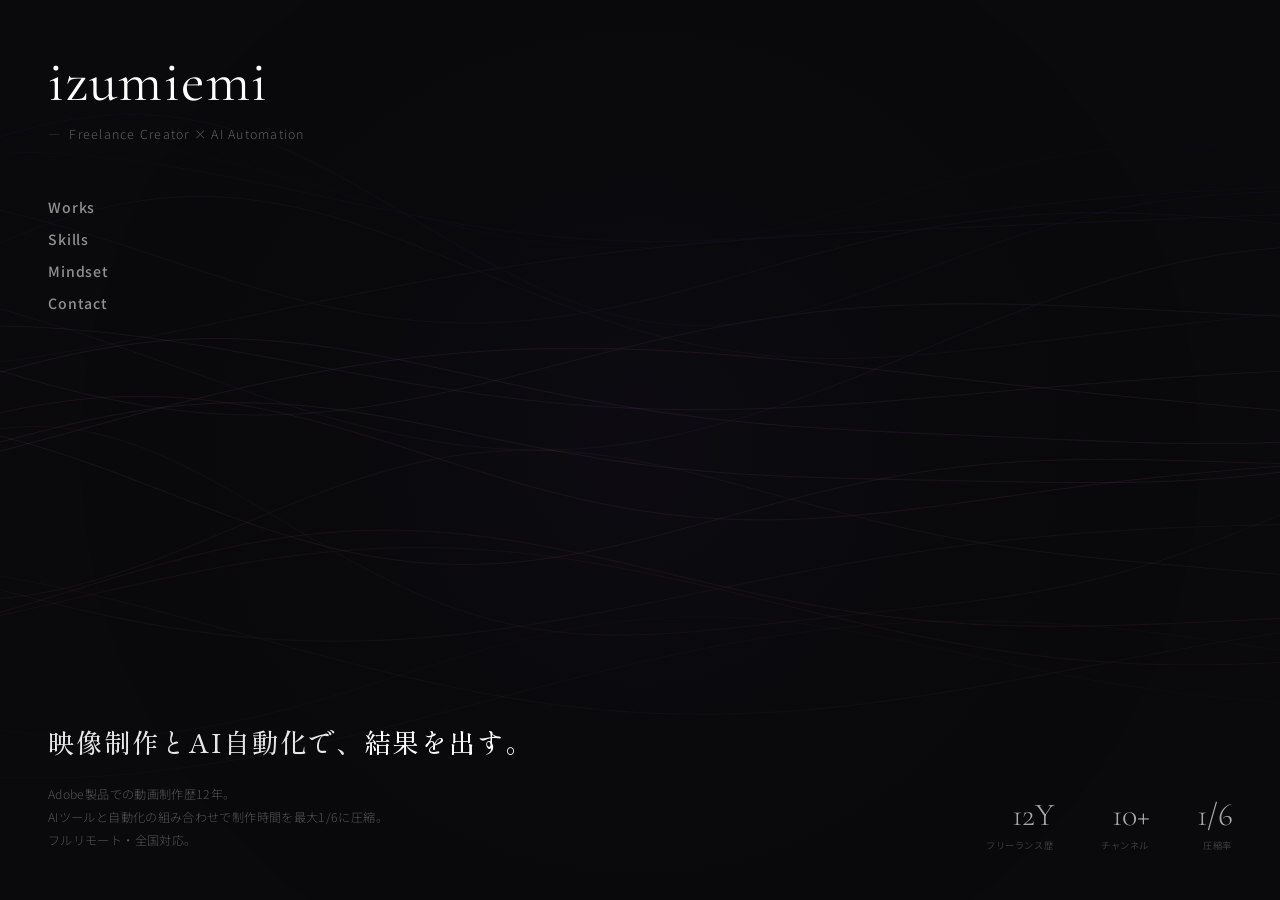
<file: index.html>
<!DOCTYPE html>
<html lang="ja">
<head>
  <meta charset="UTF-8">
  <meta name="viewport" content="width=device-width, initial-scale=1.0">
  <title>izumiemi | 映像制作 × AI自動化 フリーランス</title>
  <meta name="description" content="映像制作とAI自動化で、結果を出す。Adobe製品での動画制作歴12年。AIツールと自動化で制作時間を最大1/6に圧縮。フルリモート・全国対応のフリーランスクリエイター。">
  <link rel="preconnect" href="https://fonts.googleapis.com">
  <link rel="preconnect" href="https://fonts.gstatic.com" crossorigin>
  <link href="https://fonts.googleapis.com/css2?family=Cormorant+Garamond:ital,wght@0,300;0,400;0,500;1,400&family=Noto+Sans+JP:wght@300;400;500;600&family=Shippori+Mincho:wght@400;500;600&display=swap" rel="stylesheet">
  <style>
    *, *::before, *::after { margin: 0; padding: 0; box-sizing: border-box; }
    :root {
      --font-display: "Cormorant Garamond", serif;
      --font-mincho: "Shippori Mincho", serif;
      --font-body: "Noto Sans JP", sans-serif;
    }
    html, body { width: 100%; height: 100%; overflow: hidden; }
    body {
      background: #0a0a0c;
      color: #e8e8e8;
      font-family: var(--font-body);
      -webkit-font-smoothing: antialiased;
    }
    #bg-canvas {
      position: fixed;
      top: 0; left: 0;
      width: 100%; height: 100%;
      z-index: 0;
    }
    .home-overlay {
      position: relative;
      z-index: 1;
      width: 100%; height: 100vh;
      display: flex;
      flex-direction: column;
      justify-content: space-between;
      padding: clamp(28px, 4vw, 48px);
    }

    /* Top */
    .home-identity {
      opacity: 0;
      animation: fadeUp 1s ease 0.3s forwards;
    }
    .home-name {
      font-family: var(--font-display);
      font-size: clamp(2rem, 4.5vw, 3.6rem);
      font-weight: 400;
      letter-spacing: 0.02em;
      line-height: 1.2;
      color: #fff;
    }
    .home-tagline {
      font-size: 0.78rem;
      letter-spacing: 0.1em;
      color: rgba(255,255,255,0.35);
      margin-top: 8px;
      font-weight: 300;
    }
    .home-tagline span {
      margin-right: 4px;
      color: rgba(255,255,255,0.2);
    }

    /* Nav */
    .home-nav {
      margin-top: clamp(40px, 6vh, 80px);
      display: flex;
      flex-direction: column;
      gap: 12px;
      opacity: 0;
      animation: fadeUp 1s ease 0.6s forwards;
    }
    .home-nav a {
      font-size: 0.88rem;
      font-weight: 500;
      color: rgba(255,255,255,0.55);
      text-decoration: none;
      letter-spacing: 0.06em;
      transition: color 0.3s, transform 0.3s;
      display: inline-block;
      width: fit-content;
    }
    .home-nav a:hover {
      color: #fff;
      transform: translateX(6px);
    }

    /* Bottom */
    .home-bottom {
      display: flex;
      justify-content: space-between;
      align-items: flex-end;
      opacity: 0;
      animation: fadeUp 1s ease 0.9s forwards;
    }
    .home-headline { max-width: 620px; }
    .home-headline__main {
      font-family: var(--font-mincho);
      font-size: clamp(1.2rem, 2.8vw, 1.65rem);
      font-weight: 500;
      line-height: 1.9;
      letter-spacing: 0.08em;
      color: rgba(255,255,255,0.9);
    }
    .home-headline__main em {
      font-style: normal;
      color: #fff;
    }
    .home-headline__sub {
      font-size: 0.76rem;
      color: rgba(255,255,255,0.3);
      margin-top: 16px;
      line-height: 1.9;
      letter-spacing: 0.03em;
      font-weight: 300;
    }

    /* Numbers */
    .home-numbers {
      display: flex;
      gap: clamp(24px, 4vw, 48px);
      align-items: flex-end;
    }
    .home-numbers__item { text-align: right; }
    .home-numbers__value {
      font-family: var(--font-display);
      font-size: clamp(1.4rem, 2.5vw, 2rem);
      font-weight: 300;
      color: rgba(255,255,255,0.65);
      line-height: 1.2;
      letter-spacing: -0.02em;
    }
    .home-numbers__label {
      font-size: 0.58rem;
      color: rgba(255,255,255,0.2);
      letter-spacing: 0.06em;
      margin-top: 4px;
      display: block;
      white-space: nowrap;
    }

    @keyframes fadeUp {
      from { opacity: 0; transform: translateY(16px); }
      to { opacity: 1; transform: translateY(0); }
    }

    @media (max-width: 768px) {
      .home-bottom {
        flex-direction: column;
        gap: 36px;
        align-items: flex-start;
      }
      .home-numbers { align-items: flex-start; gap: 20px; }
      .home-numbers__item { text-align: left; }
    }
    @media (max-width: 480px) {
      .home-nav { gap: 10px; }
      .home-nav a { font-size: 0.84rem; }
    }
  </style>
</head>
<body>

  <canvas id="bg-canvas"></canvas>

  <div class="home-overlay">
    <div>
      <div class="home-identity">
        <h1 class="home-name">izumiemi</h1>
        <p class="home-tagline"><span>—</span> Freelance Creator × AI Automation</p>
      </div>
      <nav class="home-nav">
        <a href="works.html">Works</a>
        <a href="skills.html">Skills</a>
        <a href="mindset.html">Mindset</a>
        <a href="contact.html">Contact</a>
      </nav>
    </div>

    <div class="home-bottom">
      <div class="home-headline">
        <p class="home-headline__main">映像制作とAI自動化で、<em>結果を出す。</em></p>
        <p class="home-headline__sub">
          Adobe製品での動画制作歴12年。<br>
          AIツールと自動化の組み合わせで制作時間を最大1/6に圧縮。<br>
          フルリモート・全国対応。
        </p>
      </div>
      <div class="home-numbers">
        <div class="home-numbers__item">
          <span class="home-numbers__value">12Y</span>
          <span class="home-numbers__label">フリーランス歴</span>
        </div>
        <div class="home-numbers__item">
          <span class="home-numbers__value">10+</span>
          <span class="home-numbers__label">チャンネル</span>
        </div>
        <div class="home-numbers__item">
          <span class="home-numbers__value">1/6</span>
          <span class="home-numbers__label">圧縮率</span>
        </div>
      </div>
    </div>
  </div>

  <script>
    (() => {
      const canvas = document.getElementById("bg-canvas");
      const ctx = canvas.getContext("2d");
      let w, h, time = 0, animId;
      let mouse = { x: 0.5, y: 0.5 };

      function resize() {
        const dpr = Math.min(window.devicePixelRatio || 1, 2);
        w = window.innerWidth; h = window.innerHeight;
        canvas.width = w * dpr; canvas.height = h * dpr;
        canvas.style.width = w + "px"; canvas.style.height = h + "px";
        ctx.setTransform(dpr, 0, 0, dpr, 0, 0);
      }
      window.addEventListener("resize", resize);
      resize();

      window.addEventListener("mousemove", (e) => {
        mouse.x = e.clientX / w; mouse.y = e.clientY / h;
      });

      const waves = [];
      const waveCount = 22;
      for (let i = 0; i < waveCount; i++) {
        const t = i / waveCount;
        waves.push({
          yOffset: 0.2 + t * 0.6,
          amplitude: 35 + Math.random() * 55,
          frequency: 0.002 + Math.random() * 0.003,
          speed: 0.008 + Math.random() * 0.012,
          phase: Math.random() * Math.PI * 2,
          alpha: 0.03 + (1 - Math.abs(t - 0.5) * 2) * 0.1,
          hue: 235 + i * 5.5,
          thickness: 0.6 + Math.random() * 0.5,
        });
      }

      function drawWave(wave, t) {
        ctx.beginPath();
        const mxInf = (mouse.x - 0.5) * 40;
        const myInf = (mouse.y - 0.5) * 25;
        for (let x = -20; x <= w + 20; x += 3) {
          const nx = x / w;
          const baseY = h * wave.yOffset;
          const y1 = Math.sin(x * wave.frequency + t * wave.speed + wave.phase) * wave.amplitude;
          const y2 = Math.sin(x * wave.frequency * 1.7 + t * wave.speed * 0.6 + wave.phase * 1.4) * wave.amplitude * 0.35;
          const y3 = Math.sin(x * wave.frequency * 0.4 + t * wave.speed * 1.2) * wave.amplitude * 0.2;
          const dx = nx - mouse.x;
          const dy = (baseY / h) - mouse.y;
          const dist = Math.sqrt(dx * dx + dy * dy);
          const push = Math.exp(-dist * dist * 6) * (mxInf + myInf);
          const y = baseY + y1 + y2 + y3 + push;
          x === -20 ? ctx.moveTo(x, y) : ctx.lineTo(x, y);
        }
        const hue = wave.hue + Math.sin(t * 0.003) * 12;
        const sat = 35 + Math.sin(t * 0.004 + wave.phase) * 20;
        ctx.strokeStyle = `hsla(${hue}, ${sat}%, 55%, ${wave.alpha})`;
        ctx.lineWidth = wave.thickness;
        ctx.stroke();
      }

      function animate() {
        time++;
        ctx.clearRect(0, 0, w, h);
        const grd = ctx.createRadialGradient(w * mouse.x, h * mouse.y, 0, w * mouse.x, h * mouse.y, w * 0.45);
        grd.addColorStop(0, "rgba(50, 30, 90, 0.07)");
        grd.addColorStop(1, "rgba(0,0,0,0)");
        ctx.fillStyle = grd;
        ctx.fillRect(0, 0, w, h);
        waves.forEach((wave) => drawWave(wave, time));
        animId = requestAnimationFrame(animate);
      }
      animate();

      document.addEventListener("visibilitychange", () => {
        if (document.hidden) cancelAnimationFrame(animId); else animate();
      });
    })();
  </script>
</body>
</html>
</file>
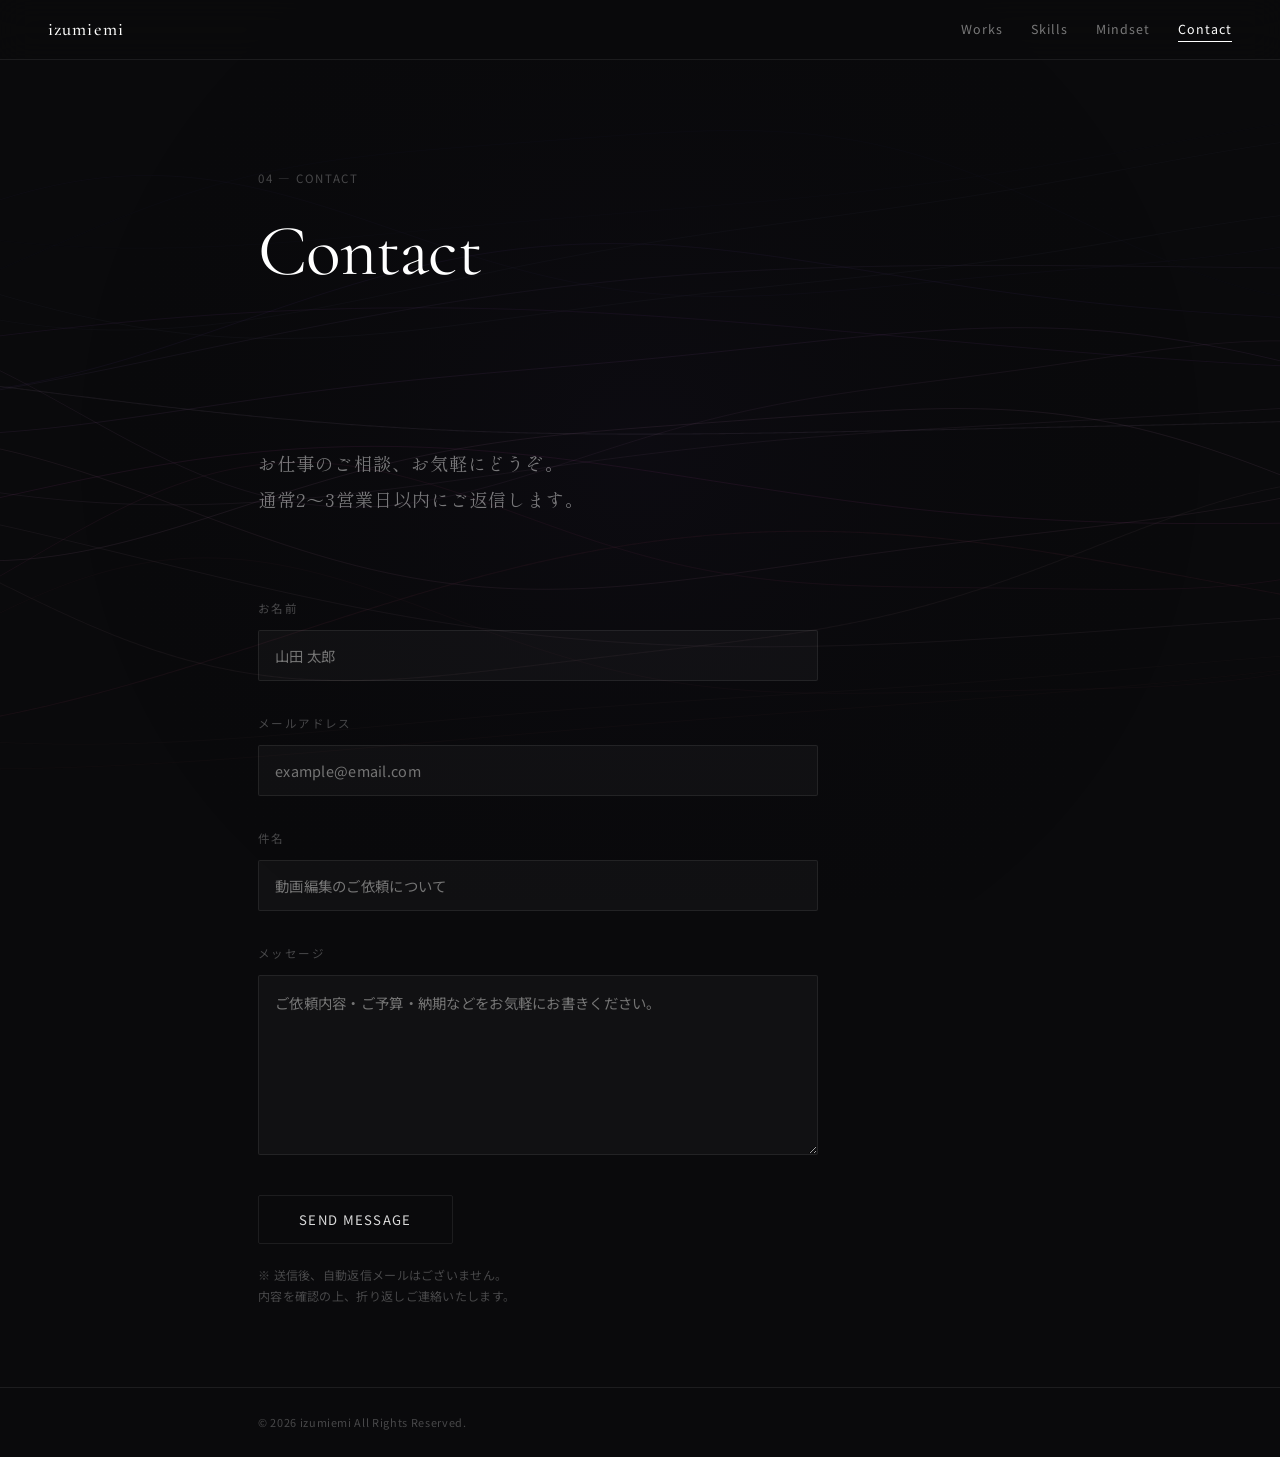
<file: contact.html>
<!DOCTYPE html>
<html lang="ja">
<head>
  <meta charset="UTF-8">
  <meta name="viewport" content="width=device-width, initial-scale=1.0">
  <title>Contact | izumiemi</title>
  <meta name="description" content="izumiemiへのお仕事のご相談・お問い合わせはこちらから。">
  <link rel="stylesheet" href="style.css">
  <style>
    .contact-form {
      max-width: 560px;
      margin-top: 56px;
    }
    .form-group {
      margin-bottom: 32px;
    }
    .form-group label {
      display: block;
      font-size: 0.72rem;
      letter-spacing: 0.12em;
      text-transform: uppercase;
      color: var(--text-dim);
      margin-bottom: 10px;
    }
    .form-group input,
    .form-group textarea {
      width: 100%;
      background: var(--bg-card);
      border: 1px solid var(--border);
      border-radius: 2px;
      color: var(--text);
      font-family: var(--font-body);
      font-size: 0.9rem;
      padding: 14px 16px;
      outline: none;
      transition: border-color 0.25s;
      letter-spacing: 0.02em;
      -webkit-appearance: none;
    }
    .form-group input:focus,
    .form-group textarea:focus {
      border-color: var(--border-hover);
    }
    .form-group textarea {
      height: 180px;
      resize: vertical;
      line-height: 1.8;
    }
    .form-submit {
      display: inline-block;
      padding: 14px 40px;
      border: 1px solid var(--border);
      background: transparent;
      color: var(--text);
      font-family: var(--font-body);
      font-size: 0.82rem;
      letter-spacing: 0.1em;
      text-transform: uppercase;
      cursor: pointer;
      border-radius: 2px;
      transition: border-color 0.25s, color 0.25s, background 0.25s;
    }
    .form-submit:hover {
      border-color: var(--text-white);
      color: var(--text-white);
      background: var(--bg-card-hover);
    }
    .form-note {
      margin-top: 20px;
      font-size: 0.75rem;
      color: var(--text-dim);
      line-height: 1.8;
    }
    .form-success {
      display: none;
      margin-top: 32px;
      padding: 24px 28px;
      background: var(--bg-card);
      border: 1px solid var(--border);
      border-radius: 2px;
      font-size: 0.88rem;
      color: var(--text-muted);
      line-height: 1.9;
    }
    .form-success strong {
      display: block;
      color: var(--text-white);
      margin-bottom: 6px;
    }
  </style>
</head>
<body>

  <canvas id="bg-canvas" class="bg-canvas-inner"></canvas>

  <nav class="nav">
    <a href="index.html" class="nav__logo">izumiemi</a>
    <ul class="nav__links">
      <li><a href="works.html">Works</a></li>
      <li><a href="skills.html">Skills</a></li>
      <li><a href="mindset.html">Mindset</a></li>
      <li><a href="contact.html" class="active">Contact</a></li>
    </ul>
    <div class="nav__hamburger" aria-label="メニューを開く">
      <span></span><span></span><span></span>
    </div>
    <div class="nav__overlay">
      <a href="index.html">Home</a>
      <a href="works.html">Works</a>
      <a href="skills.html">Skills</a>
      <a href="mindset.html">Mindset</a>
      <a href="contact.html" class="active">Contact</a>
    </div>
  </nav>

  <div class="page-wrapper">

    <div class="page-hero">
      <div class="container">
        <p class="page-hero__label fade-in">04 — Contact</p>
        <h1 class="page-hero__title fade-in">Contact</h1>
      </div>
    </div>

    <section class="section">
      <div class="container">

        <p class="mindset-intro fade-in">お仕事のご相談、お気軽にどうぞ。<br>通常2〜3営業日以内にご返信します。</p>

        <div class="contact-form fade-in">
          <form id="contact-form" action="https://formspree.io/f/xbdpgkez" method="POST">

            <div class="form-group">
              <label for="name">お名前</label>
              <input type="text" id="name" name="name" placeholder="山田 太郎" required>
            </div>

            <div class="form-group">
              <label for="email">メールアドレス</label>
              <input type="email" id="email" name="email" placeholder="example@email.com" required>
            </div>

            <div class="form-group">
              <label for="subject">件名</label>
              <input type="text" id="subject" name="subject" placeholder="動画編集のご依頼について">
            </div>

            <div class="form-group">
              <label for="message">メッセージ</label>
              <textarea id="message" name="message" placeholder="ご依頼内容・ご予算・納期などをお気軽にお書きください。" required></textarea>
            </div>

            <button type="submit" class="form-submit">Send Message</button>
            <p class="form-note">※ 送信後、自動返信メールはございません。<br>内容を確認の上、折り返しご連絡いたします。</p>
          </form>

          <div class="form-success" id="form-success">
            <strong>送信完了しました。</strong>
            内容を確認の上、2〜3営業日以内にご返信いたします。
          </div>
        </div>

      </div>
    </section>

    <div class="site-footer">
      <div class="container">
        <p class="site-footer__copy">© 2026 izumiemi All Rights Reserved.</p>
      </div>
    </div>
  </div>

  <script>
    (() => {
      const canvas = document.getElementById("bg-canvas");
      const ctx = canvas.getContext("2d");
      let w, h, time = 0, animId;
      let mouse = { x: 0.5, y: 0.5 };

      function resize() {
        const dpr = Math.min(window.devicePixelRatio || 1, 2);
        w = window.innerWidth; h = window.innerHeight;
        canvas.width = w * dpr; canvas.height = h * dpr;
        canvas.style.width = w + "px"; canvas.style.height = h + "px";
        ctx.setTransform(dpr, 0, 0, dpr, 0, 0);
      }
      window.addEventListener("resize", resize);
      resize();

      window.addEventListener("mousemove", (e) => {
        mouse.x = e.clientX / w; mouse.y = e.clientY / h;
      });

      const waves = [];
      const waveCount = 22;
      for (let i = 0; i < waveCount; i++) {
        const t = i / waveCount;
        waves.push({
          yOffset: 0.2 + t * 0.6,
          amplitude: 35 + Math.random() * 55,
          frequency: 0.002 + Math.random() * 0.003,
          speed: 0.008 + Math.random() * 0.012,
          phase: Math.random() * Math.PI * 2,
          alpha: 0.03 + (1 - Math.abs(t - 0.5) * 2) * 0.1,
          hue: 235 + i * 5.5,
          thickness: 0.6 + Math.random() * 0.5,
        });
      }

      function drawWave(wave, t) {
        ctx.beginPath();
        const mxInf = (mouse.x - 0.5) * 40;
        const myInf = (mouse.y - 0.5) * 25;
        for (let x = -20; x <= w + 20; x += 3) {
          const nx = x / w;
          const baseY = h * wave.yOffset;
          const y1 = Math.sin(x * wave.frequency + t * wave.speed + wave.phase) * wave.amplitude;
          const y2 = Math.sin(x * wave.frequency * 1.7 + t * wave.speed * 0.6 + wave.phase * 1.4) * wave.amplitude * 0.35;
          const y3 = Math.sin(x * wave.frequency * 0.4 + t * wave.speed * 1.2) * wave.amplitude * 0.2;
          const dx = nx - mouse.x;
          const dy = (baseY / h) - mouse.y;
          const dist = Math.sqrt(dx * dx + dy * dy);
          const push = Math.exp(-dist * dist * 6) * (mxInf + myInf);
          const y = baseY + y1 + y2 + y3 + push;
          x === -20 ? ctx.moveTo(x, y) : ctx.lineTo(x, y);
        }
        const hue = wave.hue + Math.sin(t * 0.003) * 12;
        const sat = 35 + Math.sin(t * 0.004 + wave.phase) * 20;
        ctx.strokeStyle = `hsla(${hue}, ${sat}%, 55%, ${wave.alpha})`;
        ctx.lineWidth = wave.thickness;
        ctx.stroke();
      }

      function animate() {
        time++;
        ctx.clearRect(0, 0, w, h);
        const grd = ctx.createRadialGradient(w * mouse.x, h * mouse.y, 0, w * mouse.x, h * mouse.y, w * 0.45);
        grd.addColorStop(0, "rgba(50, 30, 90, 0.07)");
        grd.addColorStop(1, "rgba(0,0,0,0)");
        ctx.fillStyle = grd;
        ctx.fillRect(0, 0, w, h);
        waves.forEach((wave) => drawWave(wave, time));
        animId = requestAnimationFrame(animate);
      }
      animate();

      document.addEventListener("visibilitychange", () => {
        if (document.hidden) cancelAnimationFrame(animId); else animate();
      });
    })();
  </script>

  <script>
    // フォーム送信後の処理
    const form = document.getElementById("contact-form");
    const success = document.getElementById("form-success");

    form.addEventListener("submit", async (e) => {
      e.preventDefault();
      const data = new FormData(form);
      const res = await fetch(form.action, {
        method: "POST",
        body: data,
        headers: { Accept: "application/json" }
      });
      if (res.ok) {
        form.style.display = "none";
        success.style.display = "block";
      } else {
        alert("送信に失敗しました。時間をおいて再度お試しください。");
      }
    });
  </script>

  <script src="main.js"></script>
</body>
</html>
</file>
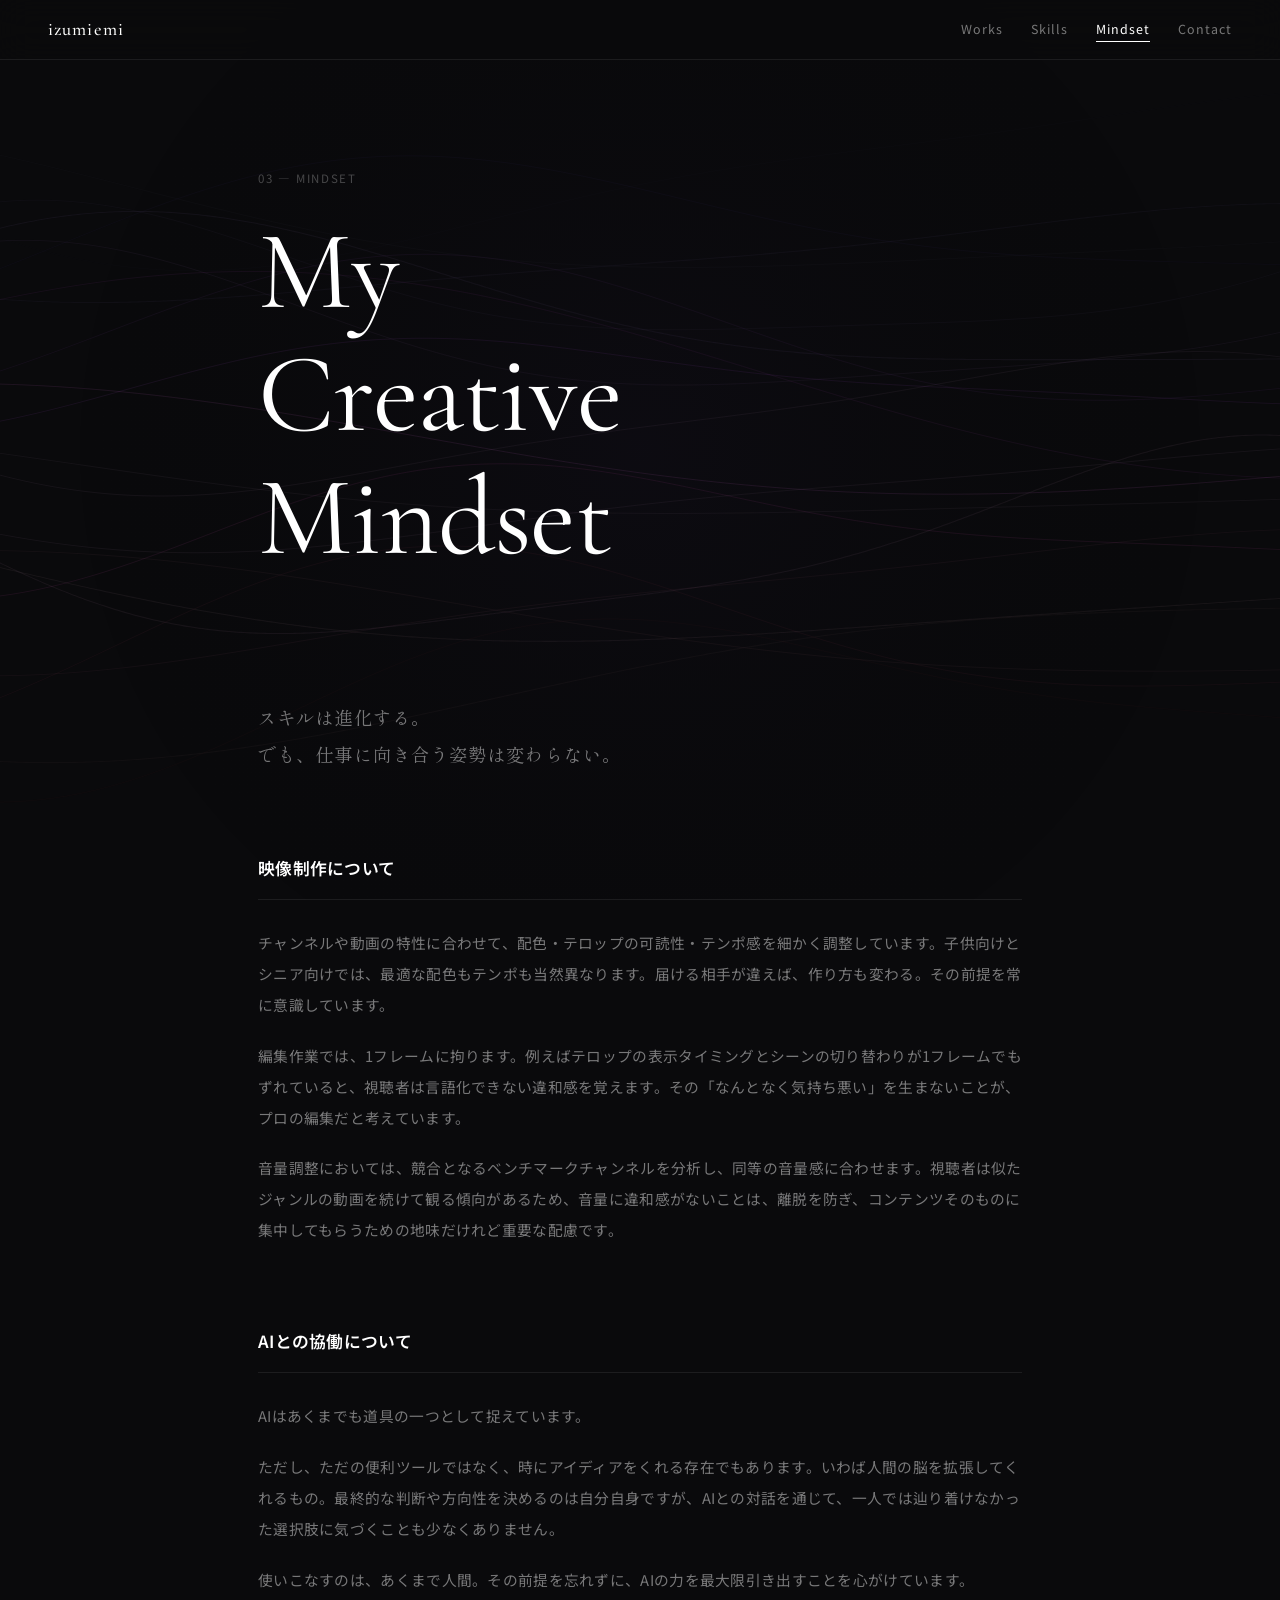
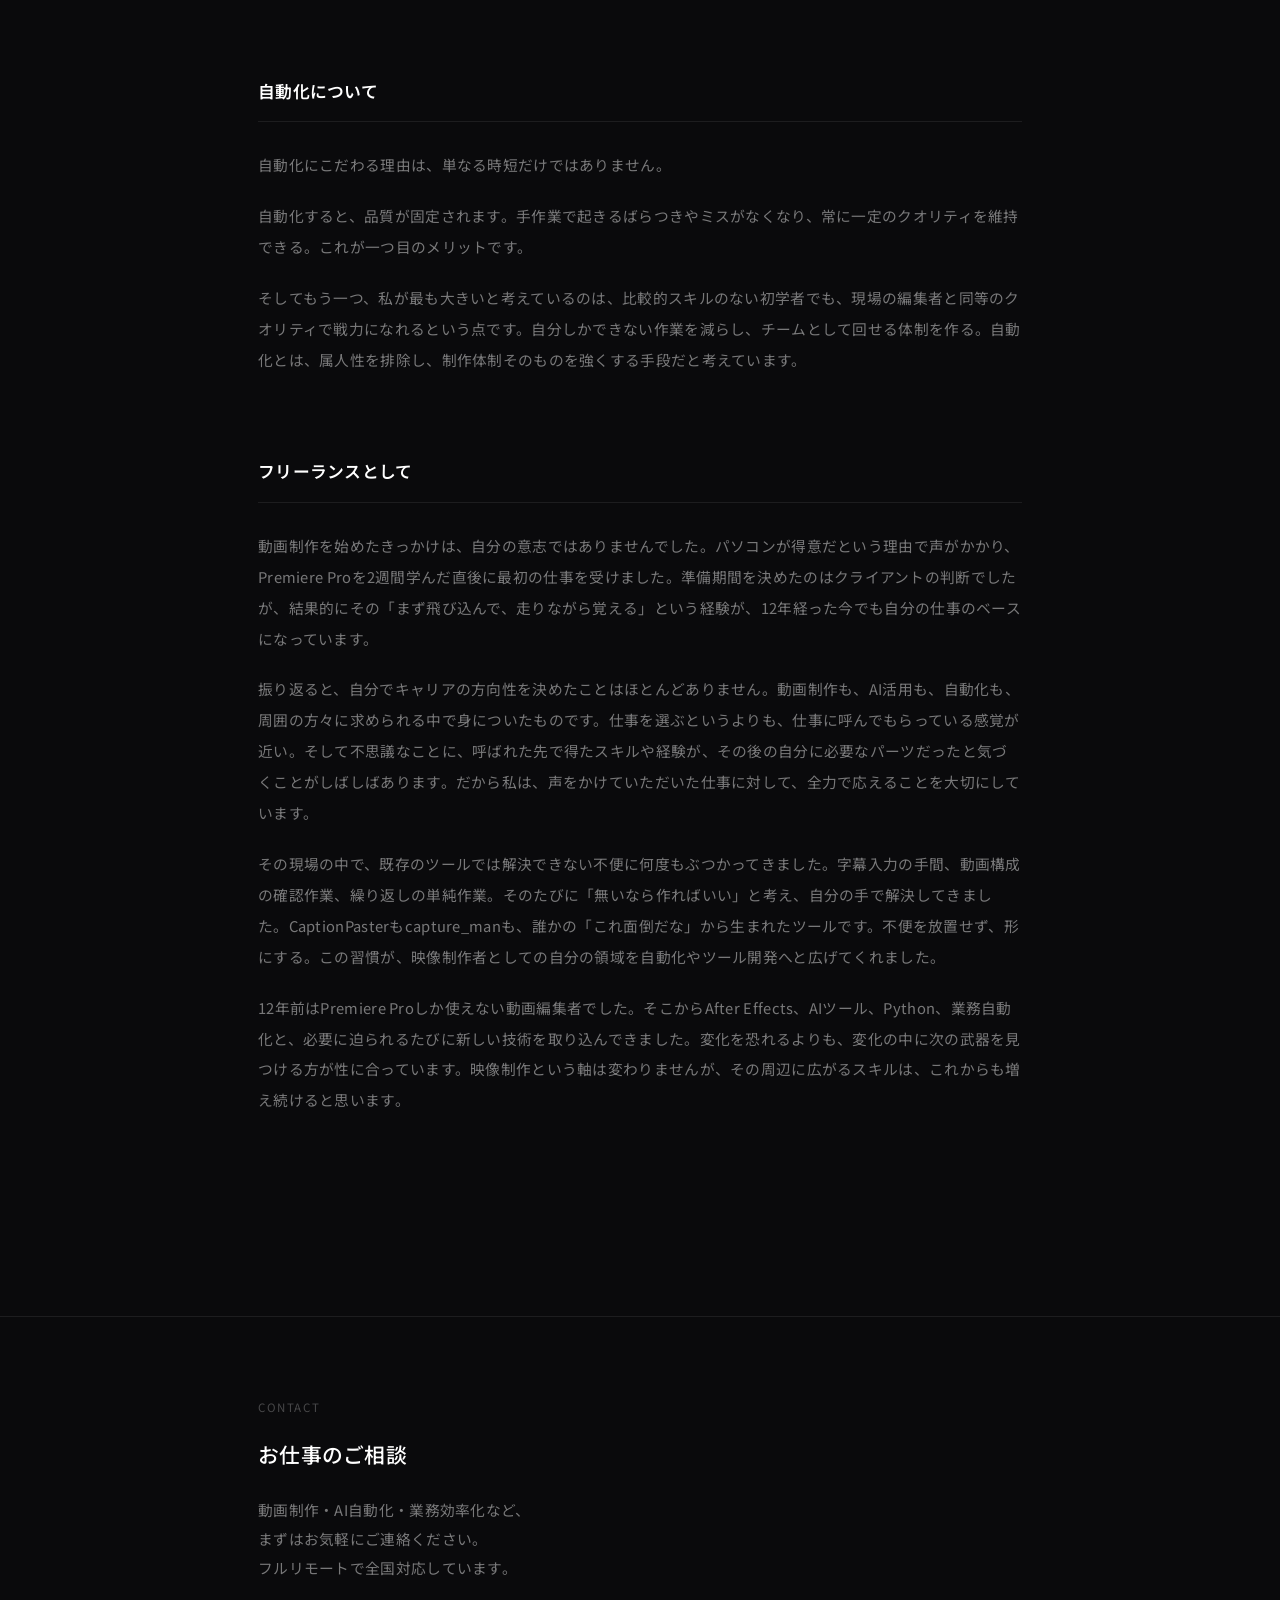
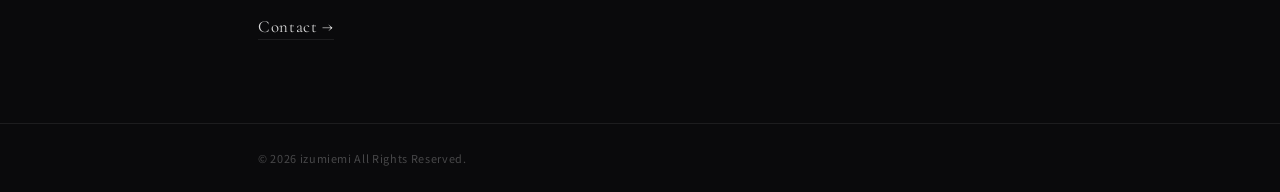
<file: mindset.html>
<!DOCTYPE html>
<html lang="ja">
<head>
  <meta charset="UTF-8">
  <meta name="viewport" content="width=device-width, initial-scale=1.0">
  <title>Mindset | izumiemi</title>
  <meta name="description" content="izumiemiの仕事への向き合い方。映像制作、AI協働、自動化、フリーランスとしての姿勢について。">
  <link rel="stylesheet" href="style.css">
</head>
<body>

  <canvas id="bg-canvas" class="bg-canvas-inner"></canvas>

  <nav class="nav">
    <a href="index.html" class="nav__logo">izumiemi</a>
    <ul class="nav__links">
      <li><a href="works.html">Works</a></li>
      <li><a href="skills.html">Skills</a></li>
      <li><a href="mindset.html" class="active">Mindset</a></li>
      <li><a href="contact.html">Contact</a></li>
    </ul>
        <div class="nav__hamburger" aria-label="メニューを開く">
      <span></span><span></span><span></span>
    </div>
    <div class="nav__overlay">
      <a href="index.html">Home</a>
      <a href="works.html">Works</a>
      <a href="skills.html">Skills</a>
      <a href="mindset.html" class="active">Mindset</a>
      <a href="contact.html">Contact</a>
    </div>
  </nav>

  <div class="page-wrapper">

    <!-- Large hero like yukikojima.com mindset page -->
    <div class="page-hero" style="padding-bottom: 40px;">
      <div class="container">
        <p class="page-hero__label fade-in">03 — Mindset</p>
        <h1 class="page-hero__title fade-in" style="font-size: clamp(3rem, 9vw, 7rem); line-height: 1.1;">My<br>Creative<br>Mindset</h1>
      </div>
    </div>

    <section class="section">
      <div class="container">
        <p class="mindset-intro fade-in">スキルは進化する。<br>でも、仕事に向き合う姿勢は変わらない。</p>

        <!-- 映像制作について -->
        <div class="mindset-block fade-in">
          <h3 class="mindset-block__title">映像制作について</h3>
          <div class="mindset-block__body">
            <p>チャンネルや動画の特性に合わせて、配色・テロップの可読性・テンポ感を細かく調整しています。子供向けとシニア向けでは、最適な配色もテンポも当然異なります。届ける相手が違えば、作り方も変わる。その前提を常に意識しています。</p>
            <p>編集作業では、1フレームに拘ります。例えばテロップの表示タイミングとシーンの切り替わりが1フレームでもずれていると、視聴者は言語化できない違和感を覚えます。その「なんとなく気持ち悪い」を生まないことが、プロの編集だと考えています。</p>
            <p>音量調整においては、競合となるベンチマークチャンネルを分析し、同等の音量感に合わせます。視聴者は似たジャンルの動画を続けて観る傾向があるため、音量に違和感がないことは、離脱を防ぎ、コンテンツそのものに集中してもらうための地味だけれど重要な配慮です。</p>
          </div>
        </div>

        <!-- AIとの協働について -->
        <div class="mindset-block fade-in">
          <h3 class="mindset-block__title">AIとの協働について</h3>
          <div class="mindset-block__body">
            <p>AIはあくまでも道具の一つとして捉えています。</p>
            <p>ただし、ただの便利ツールではなく、時にアイディアをくれる存在でもあります。いわば人間の脳を拡張してくれるもの。最終的な判断や方向性を決めるのは自分自身ですが、AIとの対話を通じて、一人では辿り着けなかった選択肢に気づくことも少なくありません。</p>
            <p>使いこなすのは、あくまで人間。その前提を忘れずに、AIの力を最大限引き出すことを心がけています。</p>
          </div>
        </div>

        <!-- 自動化について -->
        <div class="mindset-block fade-in">
          <h3 class="mindset-block__title">自動化について</h3>
          <div class="mindset-block__body">
            <p>自動化にこだわる理由は、単なる時短だけではありません。</p>
            <p>自動化すると、品質が固定されます。手作業で起きるばらつきやミスがなくなり、常に一定のクオリティを維持できる。これが一つ目のメリットです。</p>
            <p>そしてもう一つ、私が最も大きいと考えているのは、比較的スキルのない初学者でも、現場の編集者と同等のクオリティで戦力になれるという点です。自分しかできない作業を減らし、チームとして回せる体制を作る。自動化とは、属人性を排除し、制作体制そのものを強くする手段だと考えています。</p>
          </div>
        </div>

        <!-- フリーランスとして -->
        <div class="mindset-block fade-in">
          <h3 class="mindset-block__title">フリーランスとして</h3>
          <div class="mindset-block__body">
            <p>動画制作を始めたきっかけは、自分の意志ではありませんでした。パソコンが得意だという理由で声がかかり、Premiere Proを2週間学んだ直後に最初の仕事を受けました。準備期間を決めたのはクライアントの判断でしたが、結果的にその「まず飛び込んで、走りながら覚える」という経験が、12年経った今でも自分の仕事のベースになっています。</p>
            <p>振り返ると、自分でキャリアの方向性を決めたことはほとんどありません。動画制作も、AI活用も、自動化も、周囲の方々に求められる中で身についたものです。仕事を選ぶというよりも、仕事に呼んでもらっている感覚が近い。そして不思議なことに、呼ばれた先で得たスキルや経験が、その後の自分に必要なパーツだったと気づくことがしばしばあります。だから私は、声をかけていただいた仕事に対して、全力で応えることを大切にしています。</p>
            <p>その現場の中で、既存のツールでは解決できない不便に何度もぶつかってきました。字幕入力の手間、動画構成の確認作業、繰り返しの単純作業。そのたびに「無いなら作ればいい」と考え、自分の手で解決してきました。CaptionPasterもcapture_manも、誰かの「これ面倒だな」から生まれたツールです。不便を放置せず、形にする。この習慣が、映像制作者としての自分の領域を自動化やツール開発へと広げてくれました。</p>
            <p>12年前はPremiere Proしか使えない動画編集者でした。そこからAfter Effects、AIツール、Python、業務自動化と、必要に迫られるたびに新しい技術を取り込んできました。変化を恐れるよりも、変化の中に次の武器を見つける方が性に合っています。映像制作という軸は変わりませんが、その周辺に広がるスキルは、これからも増え続けると思います。</p>
          </div>
        </div>

      </div>
    </section>

    <footer class="contact-footer" id="contact">
      <div class="container">
        <p class="contact-footer__label fade-in">Contact</p>
        <h2 class="contact-footer__title fade-in">お仕事のご相談</h2>
        <p class="contact-footer__desc fade-in">動画制作・AI自動化・業務効率化など、<br>まずはお気軽にご連絡ください。<br>フルリモートで全国対応しています。</p>
        <a href="contact.html" class="contact-footer__email fade-in">Contact →</a>
      </div>
    </footer>
    <div class="site-footer">
      <div class="container">
        <p class="site-footer__copy">© 2026 izumiemi All Rights Reserved.</p>
      </div>
    </div>
  </div>



  <script>
    (() => {
      const canvas = document.getElementById("bg-canvas");
      const ctx = canvas.getContext("2d");
      let w, h, time = 0, animId;
      let mouse = { x: 0.5, y: 0.5 };

      function resize() {
        const dpr = Math.min(window.devicePixelRatio || 1, 2);
        w = window.innerWidth; h = window.innerHeight;
        canvas.width = w * dpr; canvas.height = h * dpr;
        canvas.style.width = w + "px"; canvas.style.height = h + "px";
        ctx.setTransform(dpr, 0, 0, dpr, 0, 0);
      }
      window.addEventListener("resize", resize);
      resize();

      window.addEventListener("mousemove", (e) => {
        mouse.x = e.clientX / w; mouse.y = e.clientY / h;
      });

      const waves = [];
      const waveCount = 22;
      for (let i = 0; i < waveCount; i++) {
        const t = i / waveCount;
        waves.push({
          yOffset: 0.2 + t * 0.6,
          amplitude: 35 + Math.random() * 55,
          frequency: 0.002 + Math.random() * 0.003,
          speed: 0.008 + Math.random() * 0.012,
          phase: Math.random() * Math.PI * 2,
          alpha: 0.03 + (1 - Math.abs(t - 0.5) * 2) * 0.1,
          hue: 235 + i * 5.5,
          thickness: 0.6 + Math.random() * 0.5,
        });
      }

      function drawWave(wave, t) {
        ctx.beginPath();
        const mxInf = (mouse.x - 0.5) * 40;
        const myInf = (mouse.y - 0.5) * 25;
        for (let x = -20; x <= w + 20; x += 3) {
          const nx = x / w;
          const baseY = h * wave.yOffset;
          const y1 = Math.sin(x * wave.frequency + t * wave.speed + wave.phase) * wave.amplitude;
          const y2 = Math.sin(x * wave.frequency * 1.7 + t * wave.speed * 0.6 + wave.phase * 1.4) * wave.amplitude * 0.35;
          const y3 = Math.sin(x * wave.frequency * 0.4 + t * wave.speed * 1.2) * wave.amplitude * 0.2;
          const dx = nx - mouse.x;
          const dy = (baseY / h) - mouse.y;
          const dist = Math.sqrt(dx * dx + dy * dy);
          const push = Math.exp(-dist * dist * 6) * (mxInf + myInf);
          const y = baseY + y1 + y2 + y3 + push;
          x === -20 ? ctx.moveTo(x, y) : ctx.lineTo(x, y);
        }
        const hue = wave.hue + Math.sin(t * 0.003) * 12;
        const sat = 35 + Math.sin(t * 0.004 + wave.phase) * 20;
        ctx.strokeStyle = `hsla(${hue}, ${sat}%, 55%, ${wave.alpha})`;
        ctx.lineWidth = wave.thickness;
        ctx.stroke();
      }

      function animate() {
        time++;
        ctx.clearRect(0, 0, w, h);
        const grd = ctx.createRadialGradient(w * mouse.x, h * mouse.y, 0, w * mouse.x, h * mouse.y, w * 0.45);
        grd.addColorStop(0, "rgba(50, 30, 90, 0.07)");
        grd.addColorStop(1, "rgba(0,0,0,0)");
        ctx.fillStyle = grd;
        ctx.fillRect(0, 0, w, h);
        waves.forEach((wave) => drawWave(wave, time));
        animId = requestAnimationFrame(animate);
      }
      animate();

      document.addEventListener("visibilitychange", () => {
        if (document.hidden) cancelAnimationFrame(animId); else animate();
      });
    })();
  </script>


  <script src="main.js"></script>
</body>
</html>
</file>
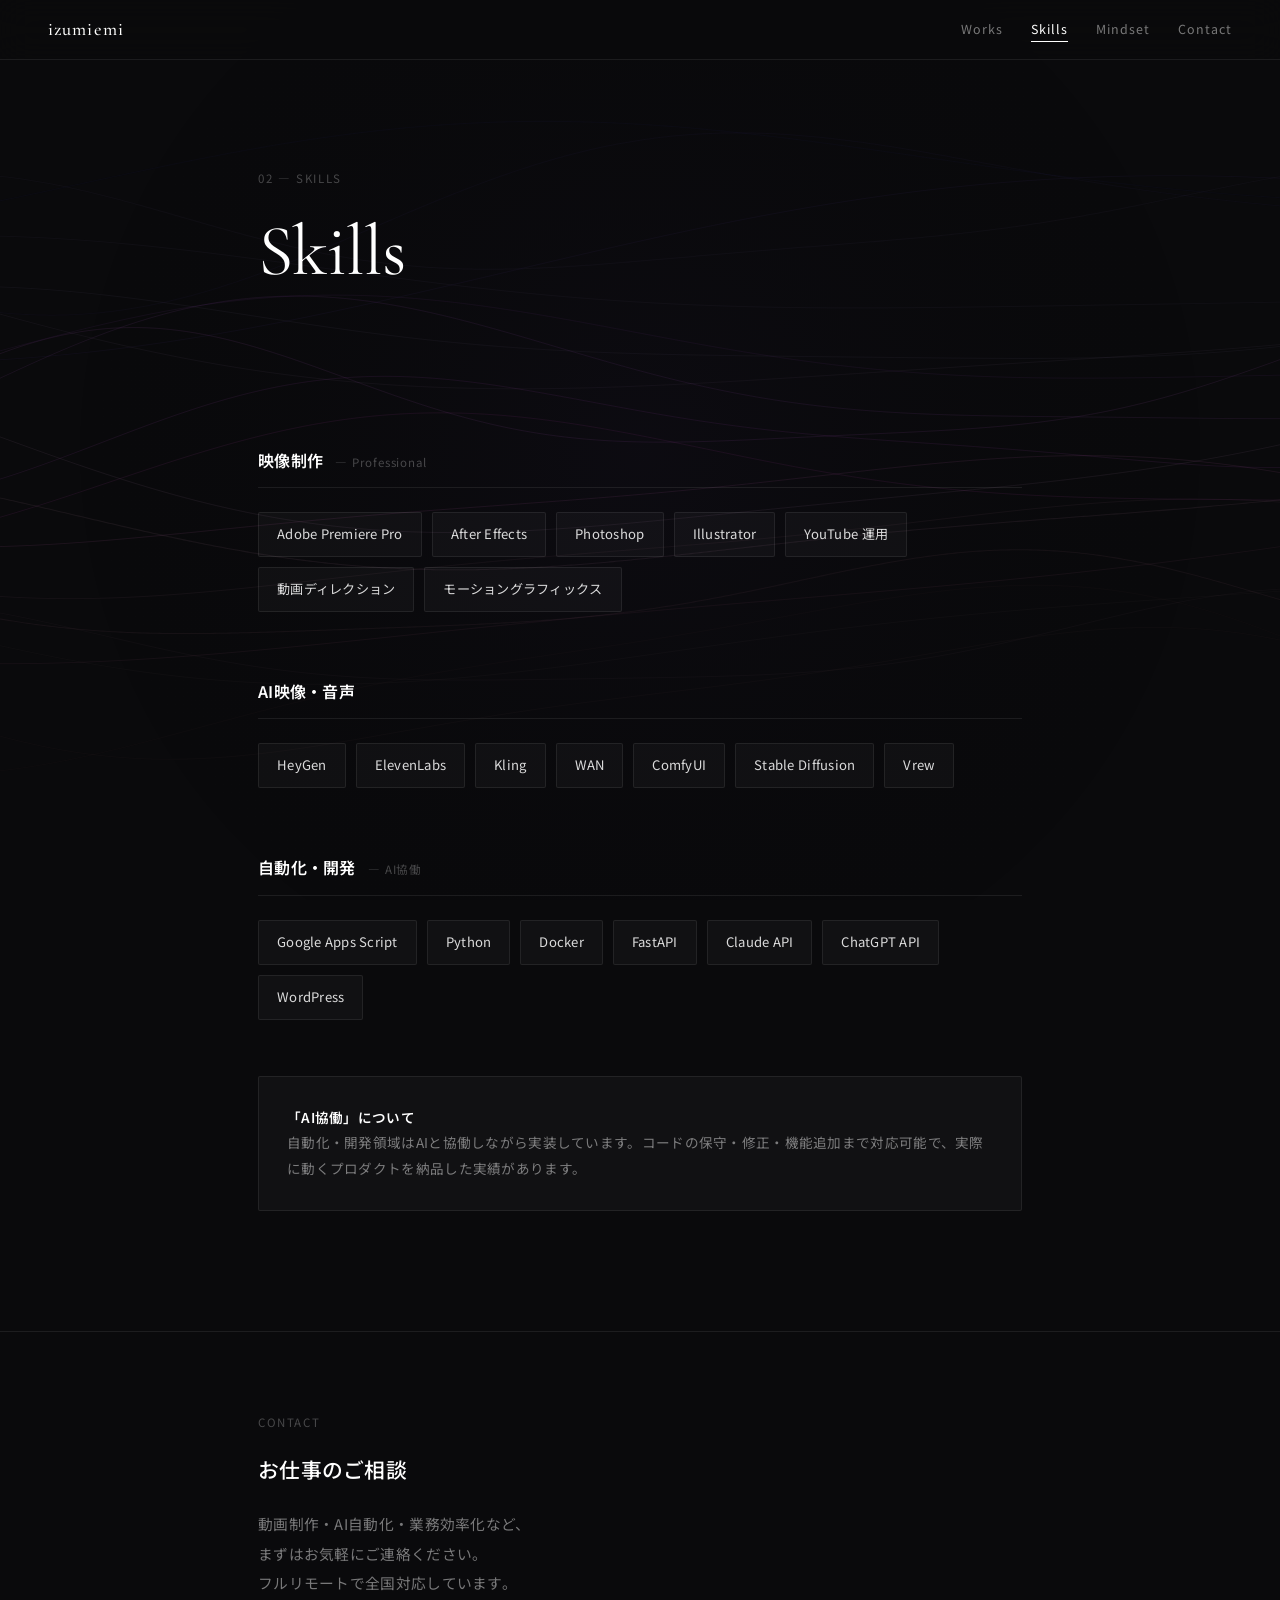
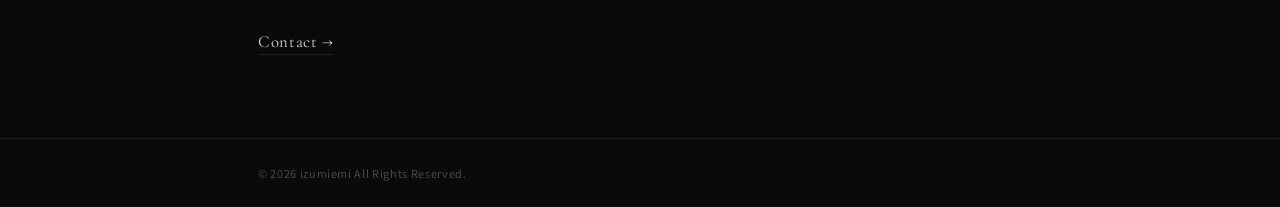
<file: skills.html>
<!DOCTYPE html>
<html lang="ja">
<head>
  <meta charset="UTF-8">
  <meta name="viewport" content="width=device-width, initial-scale=1.0">
  <title>Skills | izumiemi</title>
  <meta name="description" content="izumiemiのスキルセット。映像制作からAI映像・音声、自動化・開発まで。">
  <link rel="stylesheet" href="style.css">
</head>
<body>

  <canvas id="bg-canvas" class="bg-canvas-inner"></canvas>

  <nav class="nav">
      <a href="index.html" class="nav__logo">izumiemi</a>
      <ul class="nav__links">
        <li><a href="works.html">Works</a></li>
        <li><a href="skills.html" class="active">Skills</a></li>
        <li><a href="mindset.html">Mindset</a></li>
        <li><a href="contact.html">Contact</a></li>
      </ul>
      <div class="nav__hamburger" aria-label="メニューを開く">
        <span></span><span></span><span></span>
      </div>
      <div class="nav__overlay">
        <a href="index.html">Home</a>
        <a href="works.html">Works</a>
        <a href="skills.html" class="active">Skills</a>
        <a href="mindset.html">Mindset</a>
        <a href="contact.html">Contact</a>
      </div>
    </nav>

  <div class="page-wrapper">

    <div class="page-hero">
      <div class="container">
        <p class="page-hero__label fade-in">02 — Skills</p>
        <h1 class="page-hero__title fade-in">Skills</h1>
      </div>
    </div>

    <section class="section">
      <div class="container">

        <div class="skills-section fade-in">
          <div class="skills-section__header">
            <h3 class="skills-section__title">映像制作</h3>
            <span class="skills-section__sub">— Professional</span>
          </div>
          <div class="skills-grid" data-stagger>
            <span class="skill-tag fade-in">Adobe Premiere Pro</span>
            <span class="skill-tag fade-in">After Effects</span>
            <span class="skill-tag fade-in">Photoshop</span>
            <span class="skill-tag fade-in">Illustrator</span>
            <span class="skill-tag fade-in">YouTube 運用</span>
            <span class="skill-tag fade-in">動画ディレクション</span>
            <span class="skill-tag fade-in">モーショングラフィックス</span>
          </div>
        </div>

        <div class="skills-section fade-in">
          <div class="skills-section__header">
            <h3 class="skills-section__title">AI映像・音声</h3>
          </div>
          <div class="skills-grid" data-stagger>
            <span class="skill-tag fade-in">HeyGen</span>
            <span class="skill-tag fade-in">ElevenLabs</span>
            <span class="skill-tag fade-in">Kling</span>
            <span class="skill-tag fade-in">WAN</span>
            <span class="skill-tag fade-in">ComfyUI</span>
            <span class="skill-tag fade-in">Stable Diffusion</span>
            <span class="skill-tag fade-in">Vrew</span>
          </div>
        </div>

        <div class="skills-section fade-in">
          <div class="skills-section__header">
            <h3 class="skills-section__title">自動化・開発</h3>
            <span class="skills-section__sub">— AI協働</span>
          </div>
          <div class="skills-grid" data-stagger>
            <span class="skill-tag fade-in">Google Apps Script</span>
            <span class="skill-tag fade-in">Python</span>
            <span class="skill-tag fade-in">Docker</span>
            <span class="skill-tag fade-in">FastAPI</span>
            <span class="skill-tag fade-in">Claude API</span>
            <span class="skill-tag fade-in">ChatGPT API</span>
            <span class="skill-tag fade-in">WordPress</span>
          </div>
        </div>

        <div class="skills-note fade-in">
          <strong>「AI協働」について</strong><br>
          自動化・開発領域はAIと協働しながら実装しています。コードの保守・修正・機能追加まで対応可能で、実際に動くプロダクトを納品した実績があります。
        </div>

      </div>
    </section>

    <footer class="contact-footer" id="contact">
      <div class="container">
        <p class="contact-footer__label fade-in">Contact</p>
        <h2 class="contact-footer__title fade-in">お仕事のご相談</h2>
        <p class="contact-footer__desc fade-in">動画制作・AI自動化・業務効率化など、<br>まずはお気軽にご連絡ください。<br>フルリモートで全国対応しています。</p>
        <a href="contact.html" class="contact-footer__email fade-in">Contact →</a>
      </div>
    </footer>
    <div class="site-footer">
      <div class="container">
        <p class="site-footer__copy">© 2026 izumiemi All Rights Reserved.</p>
      </div>
    </div>
  </div>

    <script>
    (() => {
      const canvas = document.getElementById("bg-canvas");
      const ctx = canvas.getContext("2d");
      let w, h, time = 0, animId;
      let mouse = { x: 0.5, y: 0.5 };

      function resize() {
        const dpr = Math.min(window.devicePixelRatio || 1, 2);
        w = window.innerWidth; h = window.innerHeight;
        canvas.width = w * dpr; canvas.height = h * dpr;
        canvas.style.width = w + "px"; canvas.style.height = h + "px";
        ctx.setTransform(dpr, 0, 0, dpr, 0, 0);
      }
      window.addEventListener("resize", resize);
      resize();

      window.addEventListener("mousemove", (e) => {
        mouse.x = e.clientX / w; mouse.y = e.clientY / h;
      });

      const waves = [];
      const waveCount = 22;
      for (let i = 0; i < waveCount; i++) {
        const t = i / waveCount;
        waves.push({
          yOffset: 0.2 + t * 0.6,
          amplitude: 35 + Math.random() * 55,
          frequency: 0.002 + Math.random() * 0.003,
          speed: 0.008 + Math.random() * 0.012,
          phase: Math.random() * Math.PI * 2,
          alpha: 0.03 + (1 - Math.abs(t - 0.5) * 2) * 0.1,
          hue: 235 + i * 5.5,
          thickness: 0.6 + Math.random() * 0.5,
        });
      }

      function drawWave(wave, t) {
        ctx.beginPath();
        const mxInf = (mouse.x - 0.5) * 40;
        const myInf = (mouse.y - 0.5) * 25;
        for (let x = -20; x <= w + 20; x += 3) {
          const nx = x / w;
          const baseY = h * wave.yOffset;
          const y1 = Math.sin(x * wave.frequency + t * wave.speed + wave.phase) * wave.amplitude;
          const y2 = Math.sin(x * wave.frequency * 1.7 + t * wave.speed * 0.6 + wave.phase * 1.4) * wave.amplitude * 0.35;
          const y3 = Math.sin(x * wave.frequency * 0.4 + t * wave.speed * 1.2) * wave.amplitude * 0.2;
          const dx = nx - mouse.x;
          const dy = (baseY / h) - mouse.y;
          const dist = Math.sqrt(dx * dx + dy * dy);
          const push = Math.exp(-dist * dist * 6) * (mxInf + myInf);
          const y = baseY + y1 + y2 + y3 + push;
          x === -20 ? ctx.moveTo(x, y) : ctx.lineTo(x, y);
        }
        const hue = wave.hue + Math.sin(t * 0.003) * 12;
        const sat = 35 + Math.sin(t * 0.004 + wave.phase) * 20;
        ctx.strokeStyle = `hsla(${hue}, ${sat}%, 55%, ${wave.alpha})`;
        ctx.lineWidth = wave.thickness;
        ctx.stroke();
      }

      function animate() {
        time++;
        ctx.clearRect(0, 0, w, h);
        const grd = ctx.createRadialGradient(w * mouse.x, h * mouse.y, 0, w * mouse.x, h * mouse.y, w * 0.45);
        grd.addColorStop(0, "rgba(50, 30, 90, 0.07)");
        grd.addColorStop(1, "rgba(0,0,0,0)");
        ctx.fillStyle = grd;
        ctx.fillRect(0, 0, w, h);
        waves.forEach((wave) => drawWave(wave, time));
        animId = requestAnimationFrame(animate);
      }
      animate();

      document.addEventListener("visibilitychange", () => {
        if (document.hidden) cancelAnimationFrame(animId); else animate();
      });
    })();
  </script>

  <script src="main.js"></script>
</body>
</html>
</file>
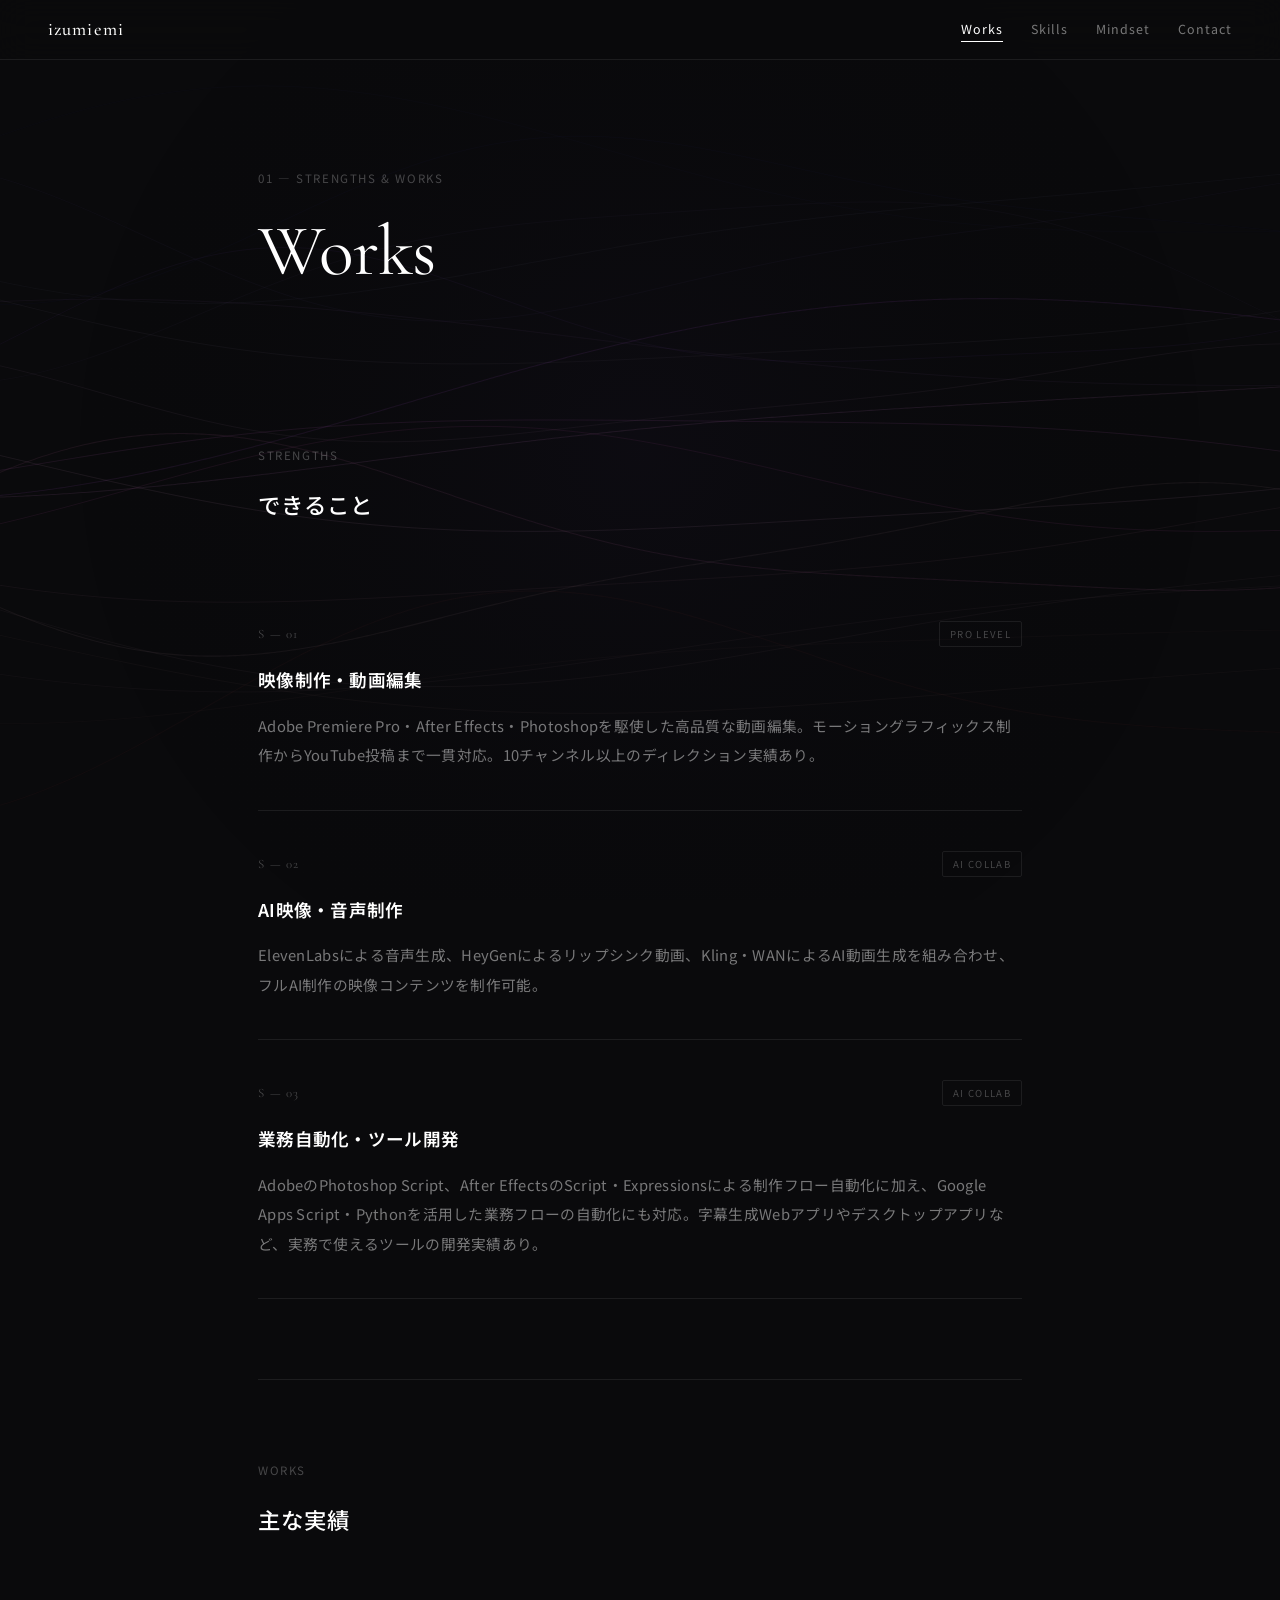
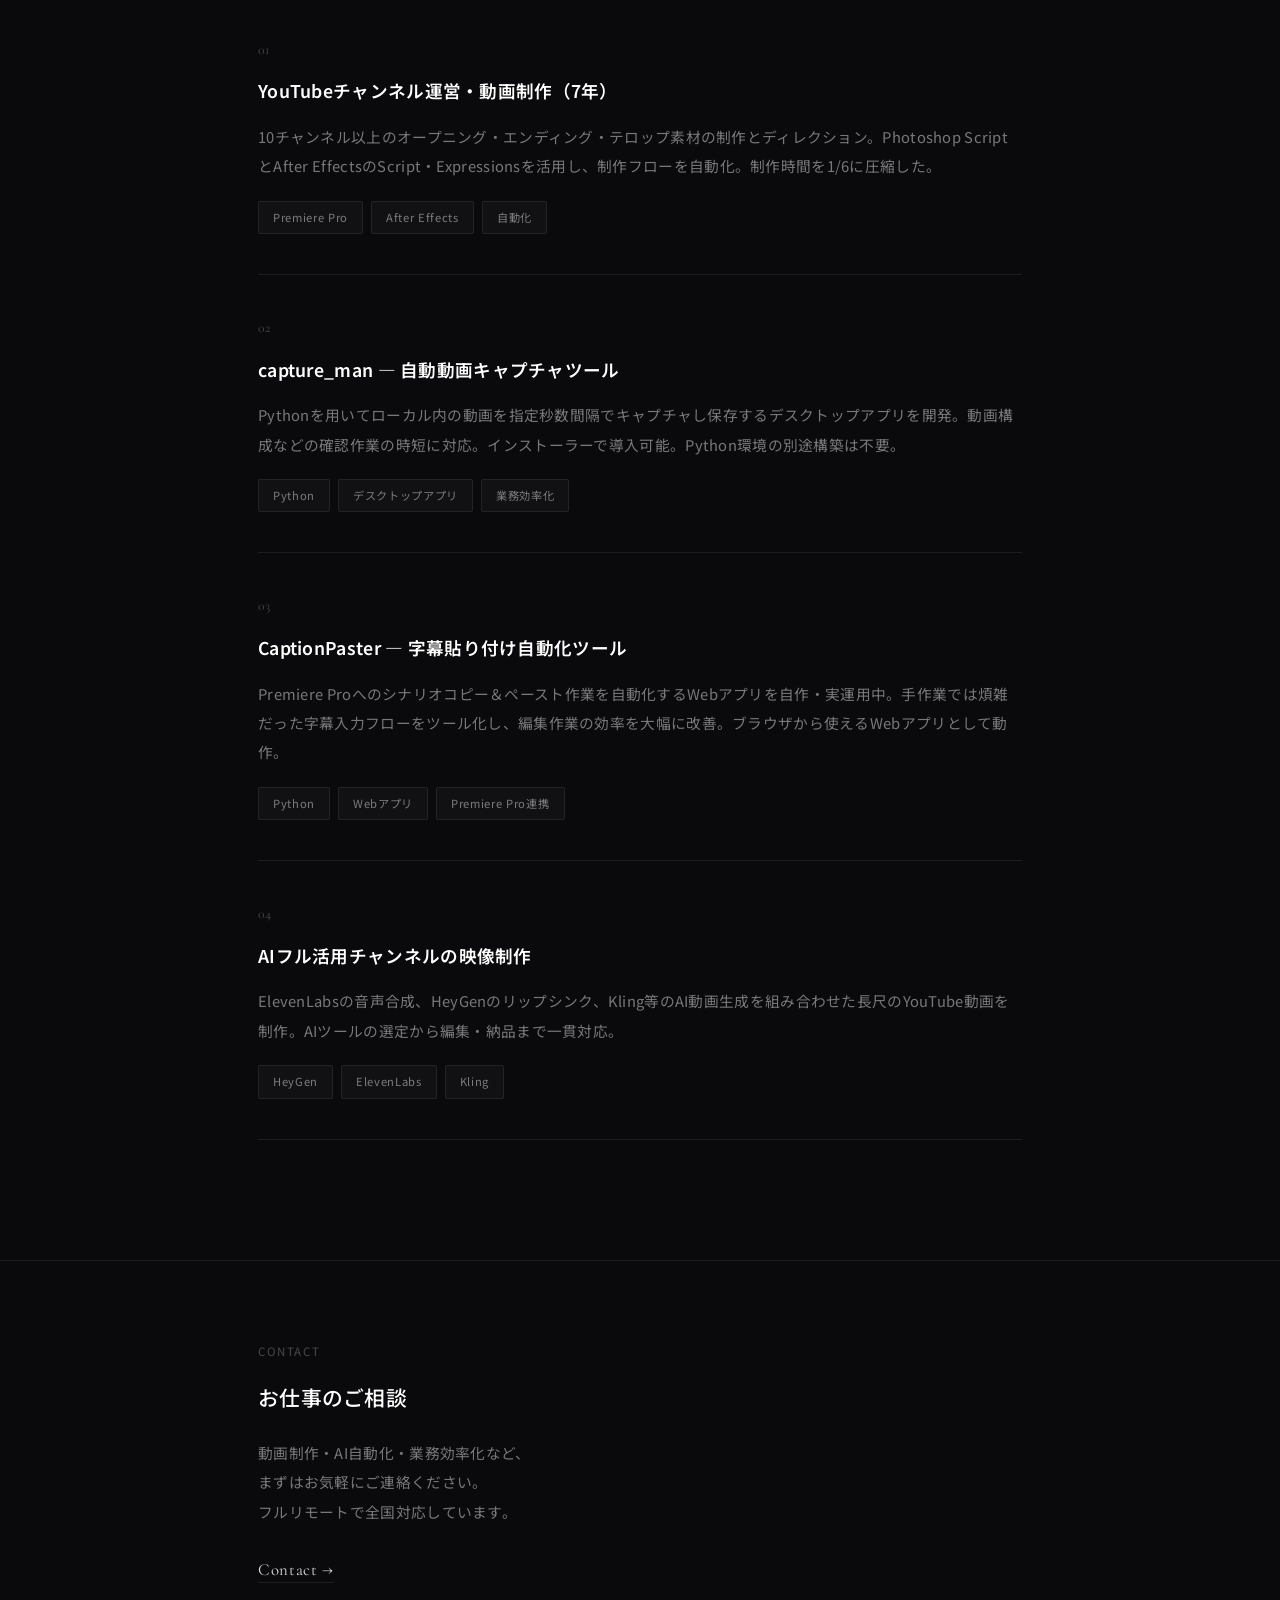
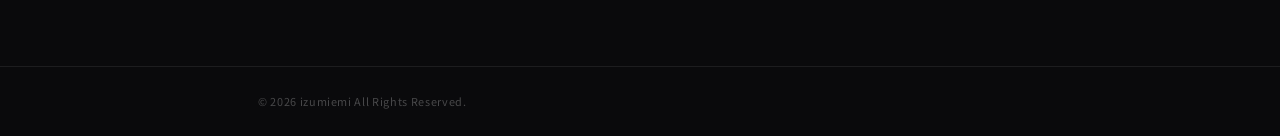
<file: works.html>
<!DOCTYPE html>
<html lang="ja">
<head>
  <meta charset="UTF-8">
  <meta name="viewport" content="width=device-width, initial-scale=1.0">
  <title>Works | izumiemi</title>
  <meta name="description" content="izumiemiの強みと実績。映像制作・AI映像・業務自動化の3つの柱で、クリエイティブの課題を解決します。">
  <link rel="stylesheet" href="style.css">
</head>
<body>

  <canvas id="bg-canvas" class="bg-canvas-inner"></canvas>

  <nav class="nav">
    <a href="index.html" class="nav__logo">izumiemi</a>
    <ul class="nav__links">
      <li><a href="works.html" class="active">Works</a></li>
      <li><a href="skills.html">Skills</a></li>
      <li><a href="mindset.html">Mindset</a></li>
      <li><a href="contact.html">Contact</a></li>
    </ul>
    <div class="nav__hamburger" aria-label="メニューを開く">
      <span></span><span></span><span></span>
    </div>
    <div class="nav__overlay">
      <a href="index.html">Home</a>
      <a href="works.html" class="active">Works</a>
      <a href="skills.html">Skills</a>
      <a href="mindset.html">Mindset</a>
      <a href="contact.html">Contact</a>
    </div>
  </nav>

  <div class="page-wrapper">

    <!-- Hero -->
    <div class="page-hero">
      <div class="container">
        <p class="page-hero__label fade-in">01 — Strengths & Works</p>
        <h1 class="page-hero__title fade-in">Works</h1>
      </div>
    </div>

    <!-- Strengths -->
    <section class="section">
      <div class="container">
        <p class="section-label fade-in">Strengths</p>
        <h2 class="section-title fade-in">できること</h2>

        <div class="strength-card fade-in">
          <div class="strength-card__header">
            <span class="strength-card__number">S — 01</span>
            <span class="strength-card__badge">Pro Level</span>
          </div>
          <h3 class="strength-card__title">映像制作・動画編集</h3>
          <p class="strength-card__desc">Adobe Premiere Pro・After Effects・Photoshopを駆使した高品質な動画編集。モーショングラフィックス制作からYouTube投稿まで一貫対応。10チャンネル以上のディレクション実績あり。</p>
        </div>

        <div class="strength-card fade-in">
          <div class="strength-card__header">
            <span class="strength-card__number">S — 02</span>
            <span class="strength-card__badge">AI Collab</span>
          </div>
          <h3 class="strength-card__title">AI映像・音声制作</h3>
          <p class="strength-card__desc">ElevenLabsによる音声生成、HeyGenによるリップシンク動画、Kling・WANによるAI動画生成を組み合わせ、フルAI制作の映像コンテンツを制作可能。</p>
        </div>

        <div class="strength-card fade-in">
          <div class="strength-card__header">
            <span class="strength-card__number">S — 03</span>
            <span class="strength-card__badge">AI Collab</span>
          </div>
          <h3 class="strength-card__title">業務自動化・ツール開発</h3>
          <p class="strength-card__desc">AdobeのPhotoshop Script、After EffectsのScript・Expressionsによる制作フロー自動化に加え、Google Apps Script・Pythonを活用した業務フローの自動化にも対応。字幕生成Webアプリやデスクトップアプリなど、実務で使えるツールの開発実績あり。</p>
        </div>
      </div>
    </section>

    <div class="container"><hr class="divider"></div>

    <!-- Works -->
    <section class="section" id="works">
      <div class="container">
        <p class="section-label fade-in">Works</p>
        <h2 class="section-title fade-in">主な実績</h2>

        <div class="work-item fade-in">
          <p class="work-item__number">01</p>
          <h3 class="work-item__title">YouTubeチャンネル運営・動画制作（7年）</h3>
          <p class="work-item__desc">10チャンネル以上のオープニング・エンディング・テロップ素材の制作とディレクション。Photoshop ScriptとAfter EffectsのScript・Expressionsを活用し、制作フローを自動化。制作時間を1/6に圧縮した。</p>
          <div class="tags">
            <span class="tag">Premiere Pro</span>
            <span class="tag">After Effects</span>
            <span class="tag">自動化</span>
          </div>
        </div>

        <div class="work-item fade-in">
          <p class="work-item__number">02</p>
          <h3 class="work-item__title">capture_man — 自動動画キャプチャツール</h3>
          <p class="work-item__desc">Pythonを用いてローカル内の動画を指定秒数間隔でキャプチャし保存するデスクトップアプリを開発。動画構成などの確認作業の時短に対応。インストーラーで導入可能。Python環境の別途構築は不要。</p>
          <div class="tags">
            <span class="tag">Python</span>
            <span class="tag">デスクトップアプリ</span>
            <span class="tag">業務効率化</span>
          </div>
        </div>

        <div class="work-item fade-in">
          <p class="work-item__number">03</p>
          <h3 class="work-item__title">CaptionPaster — 字幕貼り付け自動化ツール</h3>
          <p class="work-item__desc">Premiere Proへのシナリオコピー＆ペースト作業を自動化するWebアプリを自作・実運用中。手作業では煩雑だった字幕入力フローをツール化し、編集作業の効率を大幅に改善。ブラウザから使えるWebアプリとして動作。</p>
          <div class="tags">
            <span class="tag">Python</span>
            <span class="tag">Webアプリ</span>
            <span class="tag">Premiere Pro連携</span>
          </div>
        </div>

        <div class="work-item fade-in">
          <p class="work-item__number">04</p>
          <h3 class="work-item__title">AIフル活用チャンネルの映像制作</h3>
          <p class="work-item__desc">ElevenLabsの音声合成、HeyGenのリップシンク、Kling等のAI動画生成を組み合わせた長尺のYouTube動画を制作。AIツールの選定から編集・納品まで一貫対応。</p>
          <div class="tags">
            <span class="tag">HeyGen</span>
            <span class="tag">ElevenLabs</span>
            <span class="tag">Kling</span>
          </div>
        </div>
      </div>
    </section>

    <!-- Contact -->
    <footer class="contact-footer" id="contact">
      <div class="container">
        <p class="contact-footer__label fade-in">Contact</p>
        <h2 class="contact-footer__title fade-in">お仕事のご相談</h2>
        <p class="contact-footer__desc fade-in">動画制作・AI自動化・業務効率化など、<br>まずはお気軽にご連絡ください。<br>フルリモートで全国対応しています。</p>
        <a href="contact.html" class="contact-footer__email fade-in">Contact →</a>
      </div>
    </footer>
    <div class="site-footer">
      <div class="container">
        <p class="site-footer__copy">© 2026 izumiemi All Rights Reserved.</p>
      </div>
    </div>

  </div>

  <script>
    (() => {
      const canvas = document.getElementById("bg-canvas");
      const ctx = canvas.getContext("2d");
      let w, h, time = 0, animId;
      let mouse = { x: 0.5, y: 0.5 };

      function resize() {
        const dpr = Math.min(window.devicePixelRatio || 1, 2);
        w = window.innerWidth; h = window.innerHeight;
        canvas.width = w * dpr; canvas.height = h * dpr;
        canvas.style.width = w + "px"; canvas.style.height = h + "px";
        ctx.setTransform(dpr, 0, 0, dpr, 0, 0);
      }
      window.addEventListener("resize", resize);
      resize();

      window.addEventListener("mousemove", (e) => {
        mouse.x = e.clientX / w; mouse.y = e.clientY / h;
      });

      const waves = [];
      const waveCount = 22;
      for (let i = 0; i < waveCount; i++) {
        const t = i / waveCount;
        waves.push({
          yOffset: 0.2 + t * 0.6,
          amplitude: 35 + Math.random() * 55,
          frequency: 0.002 + Math.random() * 0.003,
          speed: 0.008 + Math.random() * 0.012,
          phase: Math.random() * Math.PI * 2,
          alpha: 0.03 + (1 - Math.abs(t - 0.5) * 2) * 0.1,
          hue: 235 + i * 5.5,
          thickness: 0.6 + Math.random() * 0.5,
        });
      }

      function drawWave(wave, t) {
        ctx.beginPath();
        const mxInf = (mouse.x - 0.5) * 40;
        const myInf = (mouse.y - 0.5) * 25;
        for (let x = -20; x <= w + 20; x += 3) {
          const nx = x / w;
          const baseY = h * wave.yOffset;
          const y1 = Math.sin(x * wave.frequency + t * wave.speed + wave.phase) * wave.amplitude;
          const y2 = Math.sin(x * wave.frequency * 1.7 + t * wave.speed * 0.6 + wave.phase * 1.4) * wave.amplitude * 0.35;
          const y3 = Math.sin(x * wave.frequency * 0.4 + t * wave.speed * 1.2) * wave.amplitude * 0.2;
          const dx = nx - mouse.x;
          const dy = (baseY / h) - mouse.y;
          const dist = Math.sqrt(dx * dx + dy * dy);
          const push = Math.exp(-dist * dist * 6) * (mxInf + myInf);
          const y = baseY + y1 + y2 + y3 + push;
          x === -20 ? ctx.moveTo(x, y) : ctx.lineTo(x, y);
        }
        const hue = wave.hue + Math.sin(t * 0.003) * 12;
        const sat = 35 + Math.sin(t * 0.004 + wave.phase) * 20;
        ctx.strokeStyle = `hsla(${hue}, ${sat}%, 55%, ${wave.alpha})`;
        ctx.lineWidth = wave.thickness;
        ctx.stroke();
      }

      function animate() {
        time++;
        ctx.clearRect(0, 0, w, h);
        const grd = ctx.createRadialGradient(w * mouse.x, h * mouse.y, 0, w * mouse.x, h * mouse.y, w * 0.45);
        grd.addColorStop(0, "rgba(50, 30, 90, 0.07)");
        grd.addColorStop(1, "rgba(0,0,0,0)");
        ctx.fillStyle = grd;
        ctx.fillRect(0, 0, w, h);
        waves.forEach((wave) => drawWave(wave, time));
        animId = requestAnimationFrame(animate);
      }
      animate();

      document.addEventListener("visibilitychange", () => {
        if (document.hidden) cancelAnimationFrame(animId); else animate();
      });
    })();
  </script>

  <script src="main.js"></script>
</body>
</html>
</file>
<file: style.css>
/* ============================================
   izumiemi portfolio — Dark Editorial
   ============================================ */

@import url('https://fonts.googleapis.com/css2?family=Cormorant+Garamond:ital,wght@0,300;0,400;0,500;1,400&family=Noto+Sans+JP:wght@300;400;500;600&family=Shippori+Mincho:wght@400;500;600&display=swap');

*, *::before, *::after { margin: 0; padding: 0; box-sizing: border-box; }

:root {
  --bg: #0a0a0c;
  --bg-card: rgba(255,255,255,0.03);
  --bg-card-hover: rgba(255,255,255,0.06);
  --text: rgba(255,255,255,0.85);
  --text-muted: rgba(255,255,255,0.45);
  --text-dim: rgba(255,255,255,0.25);
  --text-white: #fff;
  --border: rgba(255,255,255,0.08);
  --border-hover: rgba(255,255,255,0.15);
  --accent: rgba(160,140,220,0.4);
  --font-display: "Cormorant Garamond", serif;
  --font-mincho: "Shippori Mincho", serif;
  --font-body: "Noto Sans JP", sans-serif;
  --max-width: 860px;
  --nav-height: 60px;
}

html {
  font-size: 16px;
  scroll-behavior: smooth;
  -webkit-font-smoothing: antialiased;
  -moz-osx-font-smoothing: grayscale;
}

body {
  font-family: var(--font-body);
  background: var(--bg);
  color: var(--text);
  line-height: 1.9;
  font-weight: 400;
  font-size: 0.92rem;
  letter-spacing: 0.02em;
}

a { color: inherit; text-decoration: none; }
img { max-width: 100%; display: block; }

/* --- Navigation (shared across inner pages) --- */
.nav {
  position: fixed;
  top: 0;
  right: 0;
  left: 0;
  height: var(--nav-height);
  display: flex;
  align-items: center;
  justify-content: space-between;
  padding: 0 clamp(24px, 4vw, 48px);
  z-index: 100;
  background: rgba(10,10,12,0.7);
  backdrop-filter: blur(16px);
  -webkit-backdrop-filter: blur(16px);
  border-bottom: 1px solid var(--border);
}

.nav__logo {
  font-family: var(--font-display);
  font-size: 1.15rem;
  font-weight: 500;
  letter-spacing: 0.06em;
  color: var(--text-white);
}

.nav__links {
  display: flex;
  gap: 28px;
  list-style: none;
  font-size: 0.78rem;
  letter-spacing: 0.08em;
}

.nav__links a {
  color: var(--text-muted);
  transition: color 0.25s;
  position: relative;
  padding-bottom: 2px;
}

.nav__links a::after {
  content: "";
  position: absolute;
  bottom: -2px;
  left: 0;
  width: 0;
  height: 1px;
  background: var(--text-white);
  transition: width 0.3s ease;
}

.nav__links a:hover,
.nav__links a.active {
  color: var(--text-white);
}

.nav__links a:hover::after,
.nav__links a.active::after {
  width: 100%;
}

/* Dot separator for active page */
.nav__links .nav-dot {
  color: var(--text-dim);
  font-size: 0.5rem;
  display: flex;
  align-items: center;
}

/* Hamburger */
.nav__hamburger {
  display: none;
  flex-direction: column;
  gap: 5px;
  cursor: pointer;
  padding: 4px;
  z-index: 110;
}

.nav__hamburger span {
  display: block;
  width: 22px;
  height: 1.5px;
  background: var(--text-white);
  transition: transform 0.3s, opacity 0.3s;
}

.nav__hamburger.open span:nth-child(1) { transform: translateY(6.5px) rotate(45deg); }
.nav__hamburger.open span:nth-child(2) { opacity: 0; }
.nav__hamburger.open span:nth-child(3) { transform: translateY(-6.5px) rotate(-45deg); }

.nav__overlay {
  display: none;
}

/* --- Page wrapper --- */
.page-wrapper {
  padding-top: var(--nav-height);
  min-height: 100vh;
}

/* --- Container --- */
.container {
  max-width: var(--max-width);
  margin: 0 auto;
  padding: 0 clamp(24px, 4vw, 48px);
}

/* --- Page Hero --- */
.page-hero {
  padding: clamp(80px, 12vh, 140px) 0 clamp(60px, 8vh, 100px);
}

.page-hero__label {
  font-size: 0.72rem;
  letter-spacing: 0.14em;
  color: var(--text-dim);
  text-transform: uppercase;
  margin-bottom: 20px;
}

.page-hero__title {
  font-family: var(--font-display);
  font-size: clamp(2.4rem, 6vw, 4.5rem);
  font-weight: 400;
  color: var(--text-white);
  line-height: 1.15;
  letter-spacing: -0.01em;
}

/* --- Section --- */
.section {
  padding: 80px 0;
}

.section-label {
  font-size: 0.72rem;
  letter-spacing: 0.14em;
  color: var(--text-dim);
  text-transform: uppercase;
  margin-bottom: 16px;
}

.section-title {
  font-size: 1.4rem;
  font-weight: 500;
  color: var(--text-white);
  margin-bottom: 56px;
  letter-spacing: 0.04em;
}

/* --- Divider --- */
.divider {
  border: none;
  height: 1px;
  background: var(--border);
  margin: 0;
}

/* --- Fade animations --- */
.fade-in {
  opacity: 0;
  transform: translateY(20px);
  transition: opacity 0.7s ease, transform 0.7s ease;
}

.fade-in.visible {
  opacity: 1;
  transform: translateY(0);
}

/* ============================================
   STRENGTHS
   ============================================ */
.strength-card {
  padding: 40px 0;
  border-bottom: 1px solid var(--border);
}

.strength-card:first-child {
  border-top: 1px solid var(--border);
}

.strength-card__header {
  display: flex;
  align-items: baseline;
  justify-content: space-between;
  margin-bottom: 16px;
  flex-wrap: wrap;
  gap: 12px;
}

.strength-card__number {
  font-family: var(--font-display);
  font-size: 0.8rem;
  letter-spacing: 0.1em;
  color: var(--text-dim);
}

.strength-card__badge {
  font-size: 0.6rem;
  letter-spacing: 0.14em;
  text-transform: uppercase;
  color: var(--text-dim);
  border: 1px solid var(--border);
  padding: 3px 10px;
  border-radius: 2px;
}

.strength-card__title {
  font-size: 1.1rem;
  font-weight: 600;
  color: var(--text-white);
  margin-bottom: 14px;
}

.strength-card__desc {
  color: var(--text-muted);
  line-height: 2;
}

/* ============================================
   WORKS
   ============================================ */
.work-item {
  padding: 40px 0;
  border-bottom: 1px solid var(--border);
}

.work-item:first-child {
  border-top: 1px solid var(--border);
}

.work-item__number {
  font-family: var(--font-display);
  font-size: 0.85rem;
  letter-spacing: 0.1em;
  color: var(--text-dim);
  margin-bottom: 12px;
}

.work-item__title {
  font-size: 1.1rem;
  font-weight: 600;
  color: var(--text-white);
  margin-bottom: 14px;
}

.work-item__desc {
  color: var(--text-muted);
  line-height: 2;
  margin-bottom: 20px;
}

.tags {
  display: flex;
  gap: 8px;
  flex-wrap: wrap;
}

.tag {
  font-size: 0.7rem;
  letter-spacing: 0.06em;
  padding: 5px 14px;
  background: var(--bg-card);
  color: var(--text-muted);
  border: 1px solid var(--border);
  border-radius: 2px;
}

/* ============================================
   SKILLS
   ============================================ */
.skills-section + .skills-section {
  margin-top: 64px;
}

.skills-section__header {
  display: flex;
  align-items: baseline;
  gap: 12px;
  margin-bottom: 24px;
  padding-bottom: 12px;
  border-bottom: 1px solid var(--border);
}

.skills-section__title {
  font-size: 1rem;
  font-weight: 600;
  color: var(--text-white);
}

.skills-section__sub {
  font-size: 0.72rem;
  color: var(--text-dim);
  letter-spacing: 0.08em;
}

.skills-grid {
  display: flex;
  flex-wrap: wrap;
  gap: 10px;
}

.skill-tag {
  font-size: 0.82rem;
  padding: 9px 18px;
  background: var(--bg-card);
  border: 1px solid var(--border);
  border-radius: 2px;
  color: var(--text);
  letter-spacing: 0.02em;
  transition: border-color 0.25s, background 0.25s;
}

.skill-tag:hover {
  border-color: var(--border-hover);
  background: var(--bg-card-hover);
}

.skills-note {
  margin-top: 56px;
  padding: 28px;
  background: var(--bg-card);
  border: 1px solid var(--border);
  border-radius: 2px;
  font-size: 0.85rem;
  color: var(--text-muted);
  line-height: 1.9;
}

.skills-note strong {
  color: var(--text-white);
  font-weight: 600;
}

/* ============================================
   MINDSET
   ============================================ */
.mindset-intro {
  font-family: var(--font-mincho);
  font-size: 1.15rem;
  color: var(--text-muted);
  letter-spacing: 0.06em;
  line-height: 2;
  margin-bottom: 80px;
  max-width: 560px;
}

.mindset-block {
  margin-bottom: 80px;
}

.mindset-block__title {
  font-size: 1.05rem;
  font-weight: 600;
  color: var(--text-white);
  margin-bottom: 28px;
  padding-bottom: 14px;
  border-bottom: 1px solid var(--border);
}

.mindset-block__body p {
  color: var(--text-muted);
  line-height: 2.1;
  margin-bottom: 20px;
}

.mindset-block__body p:last-child {
  margin-bottom: 0;
}

/* ============================================
   CONTACT FOOTER
   ============================================ */
.contact-footer {
  padding: 80px 0;
  border-top: 1px solid var(--border);
  margin-top: 40px;
}

.contact-footer__label {
  font-size: 0.72rem;
  letter-spacing: 0.14em;
  color: var(--text-dim);
  text-transform: uppercase;
  margin-bottom: 16px;
}

.contact-footer__title {
  font-size: 1.3rem;
  font-weight: 500;
  color: var(--text-white);
  margin-bottom: 20px;
}

.contact-footer__desc {
  color: var(--text-muted);
  line-height: 2;
  margin-bottom: 28px;
  max-width: 440px;
}

.contact-footer__email {
  font-family: var(--font-display);
  font-size: 1.05rem;
  letter-spacing: 0.04em;
  color: var(--text);
  border-bottom: 1px solid var(--border);
  padding-bottom: 2px;
  transition: border-color 0.3s, color 0.3s;
}

.contact-footer__email:hover {
  border-color: var(--text-white);
  color: var(--text-white);
}

.site-footer {
  padding: 24px 0;
  border-top: 1px solid var(--border);
}

.site-footer__copy {
  font-size: 0.68rem;
  color: var(--text-dim);
  letter-spacing: 0.06em;
}

/* ============================================
   BACKGROUND CANVAS (inner pages)
   ============================================ */
.bg-canvas-inner {
  position: fixed;
  top: 0;
  left: 0;
  width: 100%;
  height: 100%;
  z-index: -1;
  pointer-events: none;
}

/* ============================================
   RESPONSIVE
   ============================================ */
@media (max-width: 768px) {
  .nav__links { display: none; }
  .nav__hamburger { display: flex; }

  .nav__overlay {
    display: flex;
    position: fixed;
    top: 0; left: 0; right: 0; bottom: 0;
    background: var(--bg);
    flex-direction: column;
    align-items: center;
    justify-content: center;
    gap: 28px;
    z-index: 105;
    opacity: 0;
    pointer-events: none;
    transition: opacity 0.3s;
  }

  .nav__overlay.open {
    opacity: 1;
    pointer-events: all;
  }

  .nav__overlay a {
    font-size: 1.05rem;
    letter-spacing: 0.08em;
    color: var(--text-muted);
    transition: color 0.2s;
  }

  .nav__overlay a:hover,
  .nav__overlay a.active { color: var(--text-white); }

  .page-hero {
    padding: 60px 0 40px;
  }

  .page-hero__title {
    font-size: clamp(2rem, 8vw, 3rem);
  }

  .strength-card__header {
    flex-direction: column;
    gap: 6px;
  }
}

@media (max-width: 480px) {
  html { font-size: 15px; }
}
</file>
